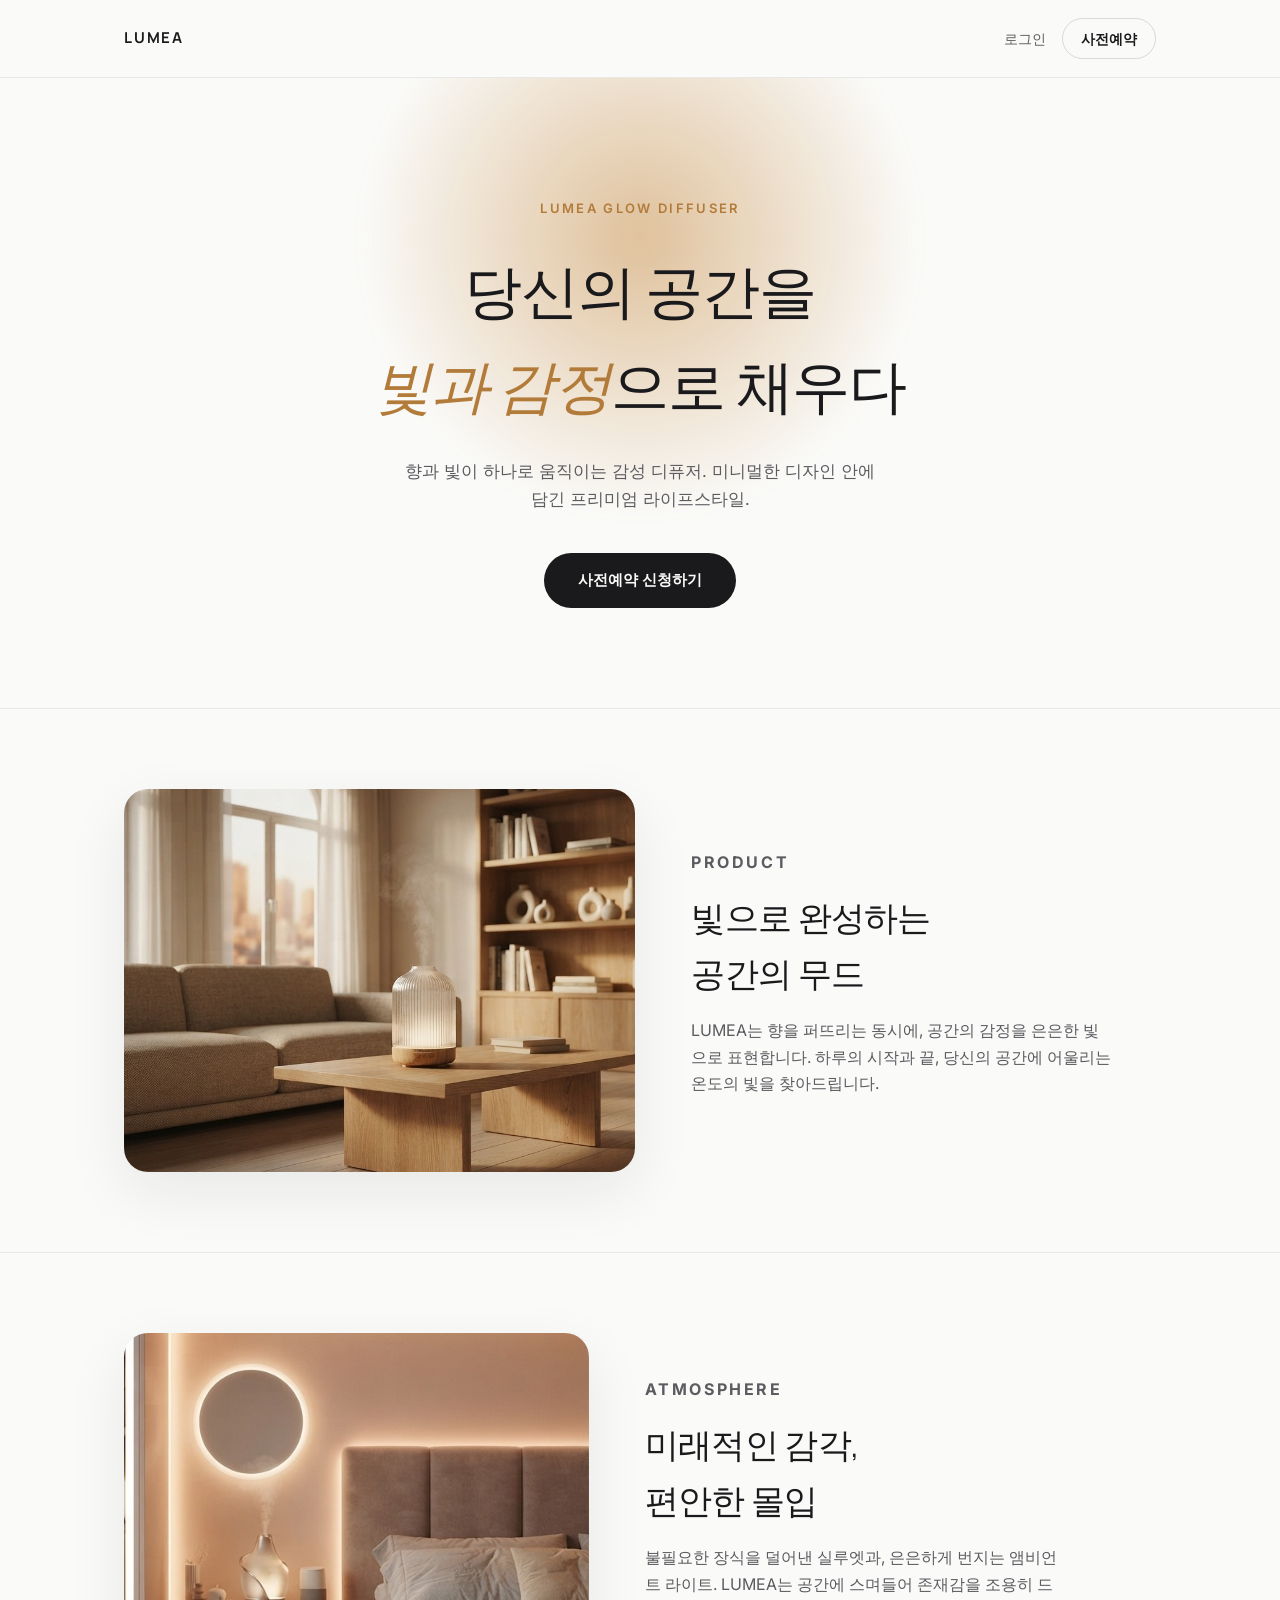
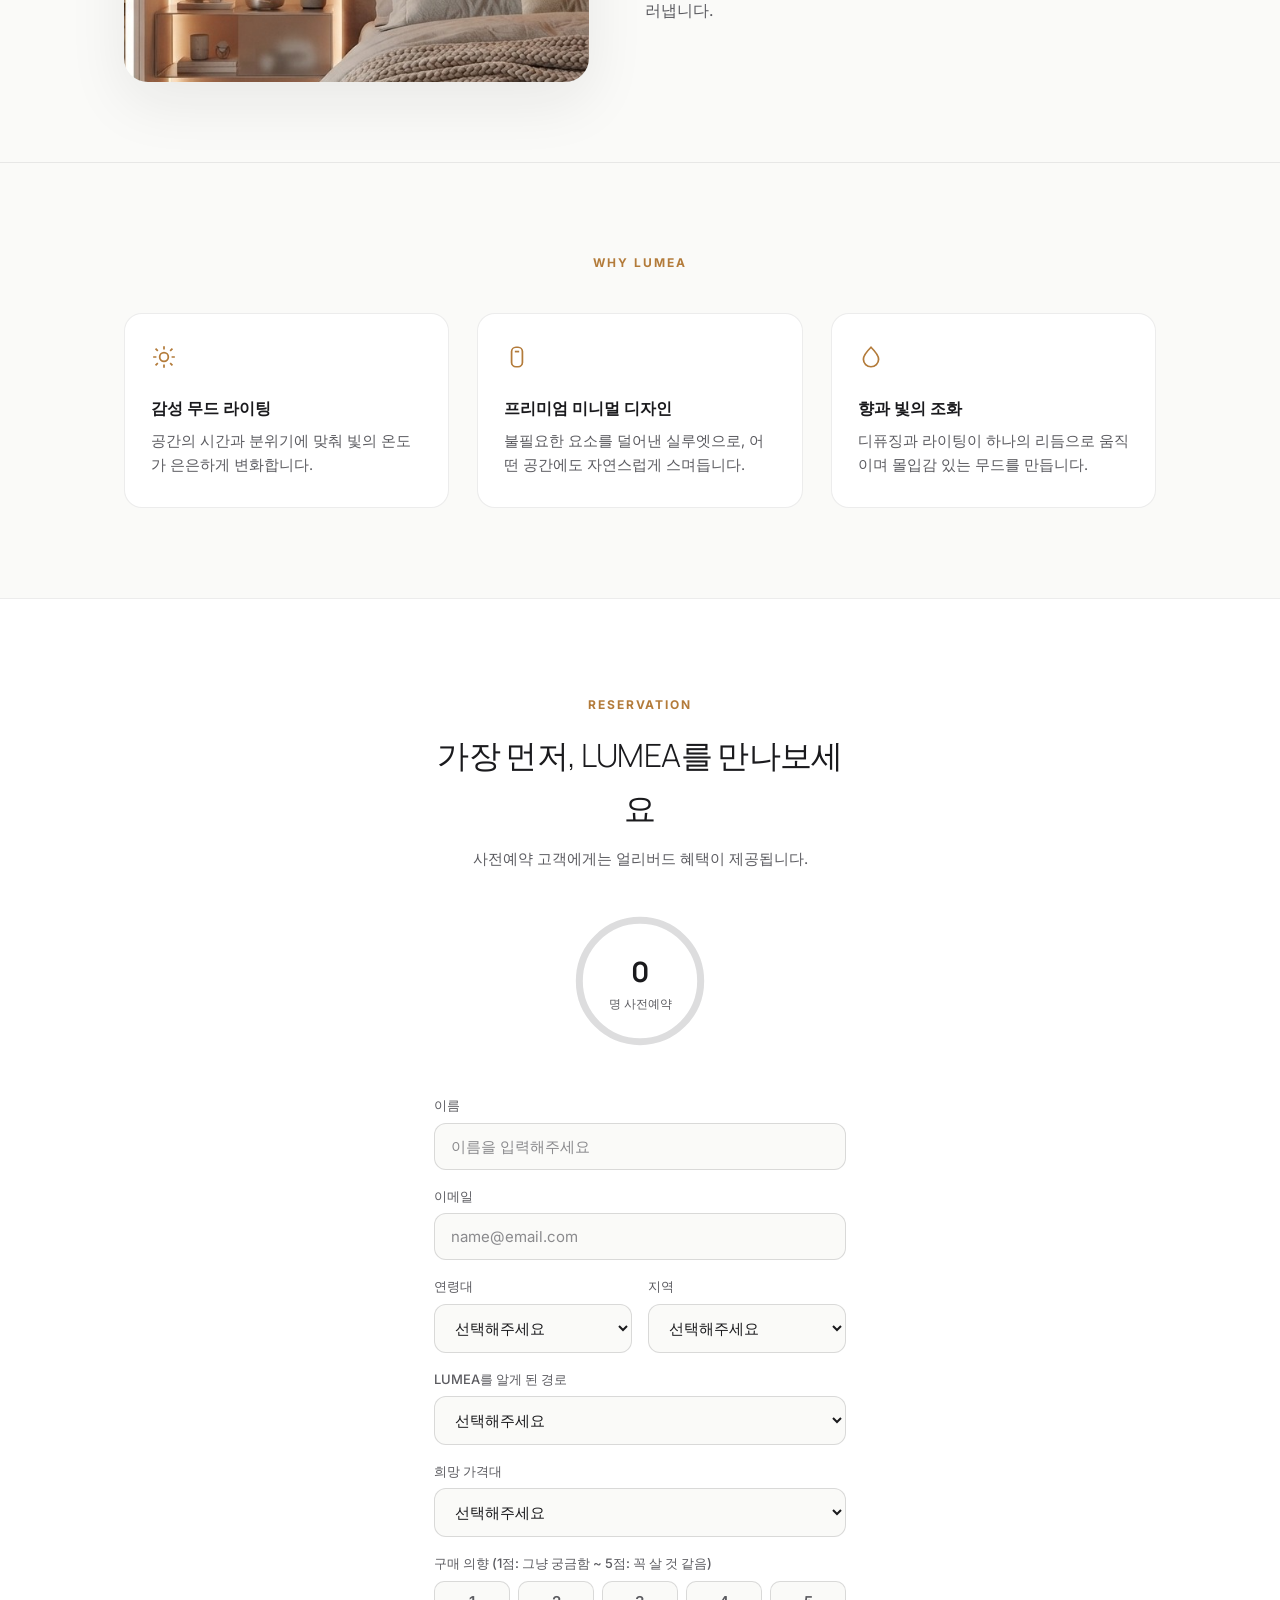
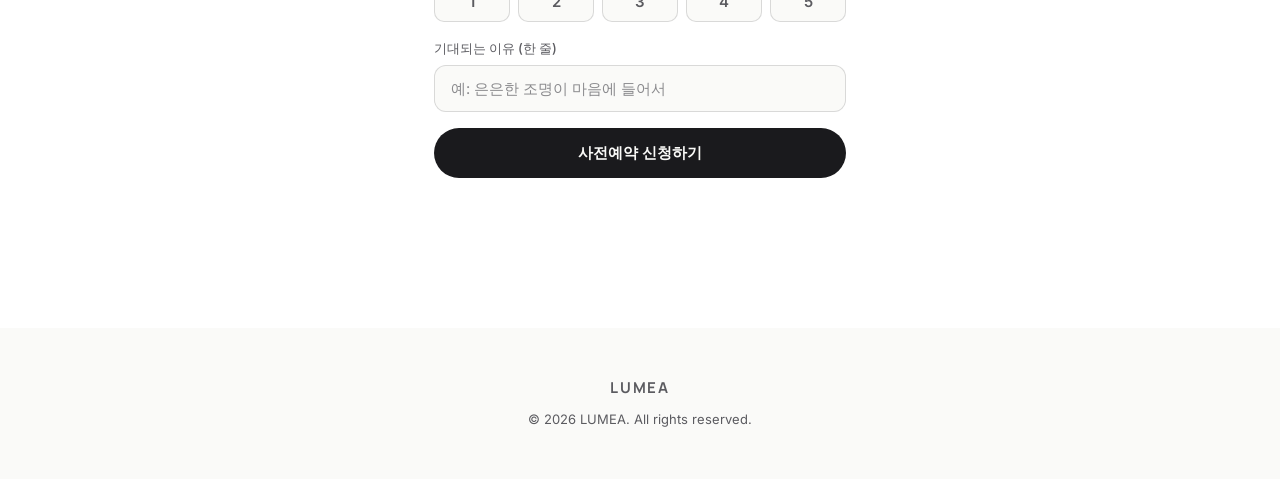
<file: index.html>
<!DOCTYPE html>
<html lang="ko">
<head>
<meta charset="UTF-8">
<meta name="viewport" content="width=device-width, initial-scale=1.0">
<title>LUMEA — Glow Diffuser</title>
<meta name="description" content="당신의 공간을 빛과 감정으로 채우는 감성 디퓨저, LUMEA Glow Diffuser 사전예약">
<link rel="preconnect" href="https://fonts.googleapis.com">
<link rel="preconnect" href="https://fonts.gstatic.com" crossorigin>
<link href="https://fonts.googleapis.com/css2?family=Manrope:wght@200;300;500;700&family=Fraunces:ital,wght@1,400;1,500&family=Inter:wght@400;500;600&display=swap" rel="stylesheet">
<link rel="stylesheet" href="style.css">
</head>
<body>

<nav class="nav">
  <div class="wrap nav-inner">
    <span class="wordmark">LUMEA</span>
    <div style="display:flex;align-items:center;gap:16px;">
      <a href="account.html" style="font-size:14px;color:var(--ink-soft);text-decoration:none;">로그인</a>
      <a href="#reserve" class="nav-cta">사전예약</a>
    </div>
  </div>
</nav>

<header class="hero">
  <div class="glow-orb" aria-hidden="true"></div>
  <div class="wrap hero-inner">
    <p class="eyebrow">LUMEA Glow Diffuser</p>
    <h1>당신의 공간을<br><em>빛과 감정</em>으로 채우다</h1>
    <p class="hero-sub">향과 빛이 하나로 움직이는 감성 디퓨저. 미니멀한 디자인 안에 담긴 프리미엄 라이프스타일.</p>
    <a href="#reserve" class="btn-primary">사전예약 신청하기</a>
  </div>
</header>

<section class="showcase">
  <div class="wrap showcase-grid">
    <div class="showcase-media">
      <img src="hero-1.jpg" alt="따뜻한 조명이 켜진 거실 테이블 위의 LUMEA Glow Diffuser">
    </div>
    <div class="showcase-copy">
      <p class="section-eyebrow">Product</p>
      <h2>빛으로 완성하는<br>공간의 무드</h2>
      <p>LUMEA는 향을 퍼뜨리는 동시에, 공간의 감정을 은은한 빛으로 표현합니다. 하루의 시작과 끝, 당신의 공간에 어울리는 온도의 빛을 찾아드립니다.</p>
    </div>
  </div>
</section>

<section class="showcase showcase--reverse">
  <div class="wrap showcase-grid">
    <div class="showcase-copy">
      <p class="section-eyebrow">Atmosphere</p>
      <h2>미래적인 감각,<br>편안한 몰입</h2>
      <p>불필요한 장식을 덜어낸 실루엣과, 은은하게 번지는 앰비언트 라이트. LUMEA는 공간에 스며들어 존재감을 조용히 드러냅니다.</p>
    </div>
    <div class="showcase-media">
      <img src="hero-2.jpg" alt="은은한 조명이 켜진 침실 협탁 위의 LUMEA Glow Diffuser">
    </div>
  </div>
</section>

<section class="features">
  <div class="wrap">
    <p class="section-eyebrow center">Why LUMEA</p>
    <div class="features-grid">
      <div class="feature">
        <svg width="26" height="26" viewBox="0 0 24 24" fill="none" stroke="currentColor" stroke-width="1.6"><circle cx="12" cy="12" r="4"/><path d="M12 2v3M12 19v3M4.2 4.2l2.1 2.1M17.7 17.7l2.1 2.1M2 12h3M19 12h3M4.2 19.8l2.1-2.1M17.7 6.3l2.1-2.1"/></svg>
        <h3>감성 무드 라이팅</h3>
        <p>공간의 시간과 분위기에 맞춰 빛의 온도가 은은하게 변화합니다.</p>
      </div>
      <div class="feature">
        <svg width="26" height="26" viewBox="0 0 24 24" fill="none" stroke="currentColor" stroke-width="1.6"><rect x="7" y="3" width="10" height="18" rx="4"/><path d="M10 7h4"/></svg>
        <h3>프리미엄 미니멀 디자인</h3>
        <p>불필요한 요소를 덜어낸 실루엣으로, 어떤 공간에도 자연스럽게 스며듭니다.</p>
      </div>
      <div class="feature">
        <svg width="26" height="26" viewBox="0 0 24 24" fill="none" stroke="currentColor" stroke-width="1.6"><path d="M12 3c-4 4-7 7.5-7 11a7 7 0 0014 0c0-3.5-3-7-7-11z"/></svg>
        <h3>향과 빛의 조화</h3>
        <p>디퓨징과 라이팅이 하나의 리듬으로 움직이며 몰입감 있는 무드를 만듭니다.</p>
      </div>
    </div>
  </div>
</section>

<section id="reserve" class="reserve">
  <div class="wrap reserve-inner">
    <p class="section-eyebrow center">Reservation</p>
    <h2 class="center">가장 먼저, LUMEA를 만나보세요</h2>
    <p class="reserve-sub center">사전예약 고객에게는 얼리버드 혜택이 제공됩니다.</p>

    <div class="glow-dial" aria-hidden="true">
      <svg viewBox="0 0 120 120">
        <circle cx="60" cy="60" r="52" class="dial-track"/>
        <circle id="dialProgress" cx="60" cy="60" r="52" class="dial-progress" transform="rotate(-90 60 60)"/>
      </svg>
      <div class="dial-label">
        <strong id="countNum">0</strong>
        <span>명 사전예약</span>
      </div>
    </div>

    <form id="waitlistForm" class="reserve-form">
      <div class="field">
        <label for="name">이름</label>
        <input id="name" name="name" type="text" placeholder="이름을 입력해주세요" required>
      </div>
      <div class="field">
        <label for="email">이메일</label>
        <input id="email" name="email" type="email" placeholder="name@email.com" required>
      </div>
      <div class="field-row">
        <div class="field">
          <label for="ageGroup">연령대</label>
          <select id="ageGroup" name="ageGroup" required>
            <option value="" disabled selected>선택해주세요</option>
            <option value="10대">10대</option>
            <option value="20대">20대</option>
            <option value="30대">30대</option>
            <option value="40대">40대</option>
            <option value="50대 이상">50대 이상</option>
          </select>
        </div>
        <div class="field">
          <label for="region">지역</label>
          <select id="region" name="region" required>
            <option value="" disabled selected>선택해주세요</option>
            <option value="서울">서울</option>
            <option value="경기·인천">경기·인천</option>
            <option value="강원">강원</option>
            <option value="충청">충청</option>
            <option value="전라">전라</option>
            <option value="경상">경상</option>
            <option value="제주">제주</option>
            <option value="해외/기타">해외/기타</option>
          </select>
        </div>
      </div>
      <div class="field">
        <label for="channel">LUMEA를 알게 된 경로</label>
        <select id="channel" name="channel" required>
          <option value="" disabled selected>선택해주세요</option>
          <option value="인스타그램">인스타그램</option>
          <option value="지인 추천">지인 추천</option>
          <option value="검색">검색</option>
          <option value="기타">기타</option>
        </select>
      </div>
      <div class="field">
        <label for="priceRange">희망 가격대</label>
        <select id="priceRange" name="priceRange" required>
          <option value="" disabled selected>선택해주세요</option>
          <option value="3만원대">3만원대</option>
          <option value="5만원대">5만원대</option>
          <option value="7만원대">7만원대</option>
          <option value="10만원 이상">10만원 이상</option>
        </select>
      </div>
      <div class="field">
        <label for="purchaseIntent">구매 의향 (1점: 그냥 궁금함 ~ 5점: 꼭 살 것 같음)</label>
        <div class="intent-scale" id="purchaseIntentGroup">
          <button type="button" class="intent-btn" data-value="1">1</button>
          <button type="button" class="intent-btn" data-value="2">2</button>
          <button type="button" class="intent-btn" data-value="3">3</button>
          <button type="button" class="intent-btn" data-value="4">4</button>
          <button type="button" class="intent-btn" data-value="5">5</button>
        </div>
        <input type="hidden" id="purchaseIntent" required>
      </div>
      <div class="field">
        <label for="reason">기대되는 이유 (한 줄)</label>
        <input id="reason" name="reason" type="text" placeholder="예: 은은한 조명이 마음에 들어서">
      </div>
      <button type="submit" id="submitBtn" class="btn-primary btn-block">사전예약 신청하기</button>
      <p id="formMsg" class="form-msg" role="status" aria-live="polite"></p>
    </form>
  </div>
</section>

<footer class="footer">
  <div class="wrap">
    <span class="wordmark small">LUMEA</span>
    <p>© 2026 LUMEA. All rights reserved.</p>
  </div>
</footer>

<script type="module" src="script.js"></script>
</body>
</html>
</file>
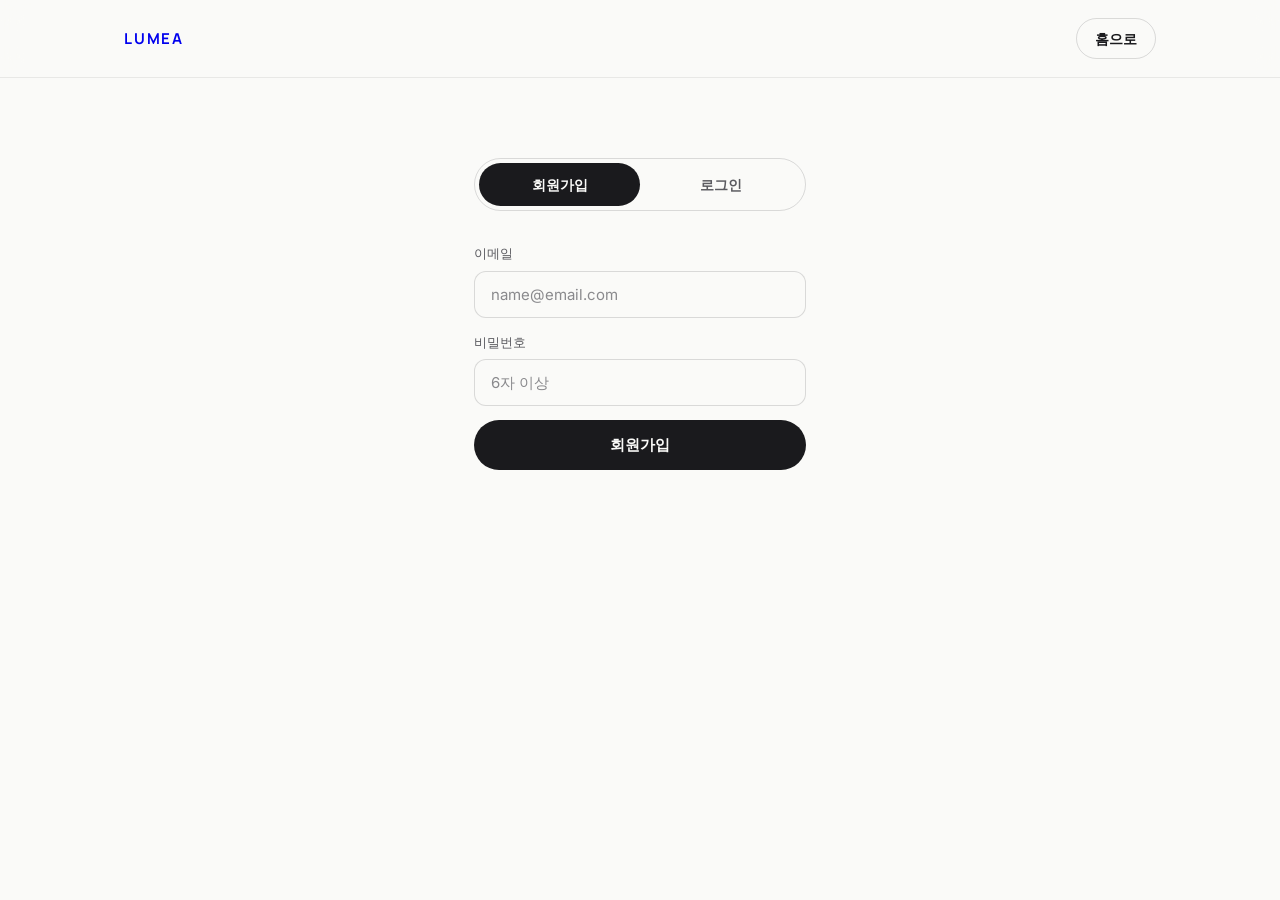
<file: account.html>
<!DOCTYPE html>
<html lang="ko">
<head>
<meta charset="UTF-8">
<meta name="viewport" content="width=device-width, initial-scale=1.0">
<title>LUMEA — 회원가입 · 로그인</title>
<link rel="preconnect" href="https://fonts.googleapis.com">
<link rel="preconnect" href="https://fonts.gstatic.com" crossorigin>
<link href="https://fonts.googleapis.com/css2?family=Manrope:wght@300;500;700&family=Inter:wght@400;500;600&display=swap" rel="stylesheet">
<link rel="stylesheet" href="style.css">
<style>
  .auth-wrap{max-width:380px;margin:80px auto 100px;padding:0 24px;}
  .tabs{display:flex;border:1px solid var(--line-strong);border-radius:999px;padding:4px;margin-bottom:32px;}
  .tab{
    flex:1;text-align:center;padding:10px 0;border-radius:999px;
    font-size:14px;font-weight:600;cursor:pointer;color:var(--ink-soft);
  }
  .tab.active{background:var(--ink);color:var(--bg);}
  .auth-form{display:flex;flex-direction:column;gap:14px;}
  .auth-form.hidden{display:none;}
  .auth-msg{text-align:center;font-size:14px;min-height:20px;margin:4px 0 0;}
  .auth-msg.ok{color:#5FA776;}
  .auth-msg.err{color:#D26B5A;}
  .mypage{max-width:380px;margin:100px auto;padding:0 24px;text-align:center;}
  .mypage .email{font-family:'Manrope',sans-serif;font-weight:700;font-size:20px;margin:10px 0 30px;}
  .hidden{display:none;}
</style>
</head>
<body>

<nav class="nav">
  <div class="wrap nav-inner">
    <a href="index.html" style="text-decoration:none;"><span class="wordmark">LUMEA</span></a>
    <a href="index.html" class="nav-cta">홈으로</a>
  </div>
</nav>

<div id="authSection" class="auth-wrap">
  <div class="tabs">
    <div class="tab active" id="tabSignup">회원가입</div>
    <div class="tab" id="tabLogin">로그인</div>
  </div>

  <form id="signupForm" class="auth-form">
    <div class="field">
      <label for="suEmail">이메일</label>
      <input id="suEmail" type="email" placeholder="name@email.com" required>
    </div>
    <div class="field">
      <label for="suPassword">비밀번호</label>
      <input id="suPassword" type="password" placeholder="6자 이상" minlength="6" required>
    </div>
    <button type="submit" class="btn-primary btn-block">회원가입</button>
    <p id="signupMsg" class="auth-msg" role="status" aria-live="polite"></p>
  </form>

  <form id="loginForm" class="auth-form hidden">
    <div class="field">
      <label for="liEmail">이메일</label>
      <input id="liEmail" type="email" placeholder="name@email.com" required>
    </div>
    <div class="field">
      <label for="liPassword">비밀번호</label>
      <input id="liPassword" type="password" placeholder="비밀번호" required>
    </div>
    <button type="submit" class="btn-primary btn-block">로그인</button>
    <p id="loginMsg" class="auth-msg" role="status" aria-live="polite"></p>
  </form>
</div>

<div id="mypage" class="mypage hidden">
  <p style="color:var(--ink-soft);">환영합니다</p>
  <p class="email" id="userEmail"></p>
  <a href="index.html#reserve" class="btn-primary" style="margin-bottom:14px;display:inline-block;">사전예약 하러 가기</a>
  <div><button id="logoutBtn" class="logout" style="background:none;border:none;color:var(--ink-soft);text-decoration:underline;cursor:pointer;font-size:14px;">로그아웃</button></div>
</div>

<script type="module">
  import { createClient } from 'https://esm.sh/@supabase/supabase-js@2';

  const SUPABASE_URL = 'https://ixyiocarjhkqmytlfgoa.supabase.co';
  const SUPABASE_KEY = 'eyJhbGciOiJIUzI1NiIsInR5cCI6IkpXVCJ9.eyJpc3MiOiJzdXBhYmFzZSIsInJlZiI6Iml4eWlvY2FyamhrcW15dGxmZ29hIiwicm9sZSI6ImFub24iLCJpYXQiOjE3ODMwMjA2NDYsImV4cCI6MjA5ODU5NjY0Nn0.wfTZs3WeYhVC9s8ce7uox7WcmP2NmW1YvlNG7LEUk6E';
  const supabase = createClient(SUPABASE_URL, SUPABASE_KEY);

  const authSection = document.getElementById('authSection');
  const mypage = document.getElementById('mypage');
  const tabSignup = document.getElementById('tabSignup');
  const tabLogin = document.getElementById('tabLogin');
  const signupForm = document.getElementById('signupForm');
  const loginForm = document.getElementById('loginForm');

  tabSignup.addEventListener('click', () => {
    tabSignup.classList.add('active');
    tabLogin.classList.remove('active');
    signupForm.classList.remove('hidden');
    loginForm.classList.add('hidden');
  });
  tabLogin.addEventListener('click', () => {
    tabLogin.classList.add('active');
    tabSignup.classList.remove('active');
    loginForm.classList.remove('hidden');
    signupForm.classList.add('hidden');
  });

  signupForm.addEventListener('submit', async (e) => {
    e.preventDefault();
    const msg = document.getElementById('signupMsg');
    msg.textContent = '';
    msg.className = 'auth-msg';

    const email = document.getElementById('suEmail').value.trim();
    const password = document.getElementById('suPassword').value;

    const { error } = await supabase.auth.signUp({ email, password });

    if (error) {
      msg.textContent = error.message.includes('already registered')
        ? '이미 가입된 이메일이에요.'
        : '회원가입 중 문제가 생겼어요: ' + error.message;
      msg.classList.add('err');
      return;
    }
    msg.textContent = '가입 완료! 로그인 탭에서 로그인해주세요.';
    msg.classList.add('ok');
    signupForm.reset();
  });

  loginForm.addEventListener('submit', async (e) => {
    e.preventDefault();
    const msg = document.getElementById('loginMsg');
    msg.textContent = '';
    msg.className = 'auth-msg';

    const email = document.getElementById('liEmail').value.trim();
    const password = document.getElementById('liPassword').value;

    const { data, error } = await supabase.auth.signInWithPassword({ email, password });

    if (error) {
      msg.textContent = '이메일 또는 비밀번호가 올바르지 않아요.';
      msg.classList.add('err');
      return;
    }
    showMypage(data.user.email);
  });

  document.getElementById('logoutBtn').addEventListener('click', async () => {
    await supabase.auth.signOut();
    mypage.classList.add('hidden');
    authSection.classList.remove('hidden');
  });

  function showMypage(email){
    document.getElementById('userEmail').textContent = email;
    authSection.classList.add('hidden');
    mypage.classList.remove('hidden');
  }

  // 이미 로그인되어 있는 상태로 페이지에 들어온 경우 자동으로 마이페이지 표시
  supabase.auth.getSession().then(({ data }) => {
    if (data.session) showMypage(data.session.user.email);
  });
</script>

</body>
</html>
</file>
<file: style.css>
:root{
  --bg:#FAFAF8;
  --bg-elevated:#FFFFFF;
  --ink:#1A1A1D;
  --ink-soft:#5B5B60;
  --accent:#C9924E;
  --accent-strong:#B37B3A;
  --line: rgba(20,20,22,0.08);
  --line-strong: rgba(20,20,22,0.14);
  --shadow: 0 20px 60px rgba(20,20,22,0.08);
}

@media (prefers-color-scheme: dark){
  :root{
    --bg:#0B0B0D;
    --bg-elevated:#17171A;
    --ink:#F5F3EE;
    --ink-soft:#A6A5A1;
    --accent:#F2C879;
    --accent-strong:#E0B466;
    --line: rgba(255,255,255,0.09);
    --line-strong: rgba(255,255,255,0.16);
    --shadow: 0 20px 60px rgba(0,0,0,0.45);
  }
}

*{box-sizing:border-box;}
html{scroll-behavior:smooth;}
body{
  margin:0;
  background:var(--bg);
  color:var(--ink);
  font-family:'Inter', -apple-system, BlinkMacSystemFont, sans-serif;
  line-height:1.65;
  -webkit-font-smoothing:antialiased;
}
.wrap{max-width:1080px;margin:0 auto;padding:0 24px;}

h1,h2{
  font-family:'Manrope', sans-serif;
  font-weight:300;
  letter-spacing:-0.02em;
  margin:0;
}
em{
  font-family:'Fraunces', serif;
  font-style:italic;
  font-weight:400;
  color:var(--accent-strong);
}

/* Nav */
.nav{
  position:sticky;top:0;z-index:10;
  backdrop-filter: blur(14px);
  background: color-mix(in srgb, var(--bg) 78%, transparent);
  border-bottom:1px solid var(--line);
}
.nav-inner{
  display:flex;align-items:center;justify-content:space-between;
  padding:18px 24px;
}
.wordmark{
  font-family:'Manrope', sans-serif;
  font-weight:700;
  letter-spacing:0.12em;
  font-size:15px;
}
.wordmark.small{display:block;margin-bottom:8px;}
.nav-cta{
  font-size:14px;
  font-weight:600;
  color:var(--ink);
  text-decoration:none;
  border:1px solid var(--line-strong);
  padding:8px 18px;
  border-radius:999px;
}
.nav-cta:hover{border-color:var(--accent);}

/* Hero */
.hero{
  position:relative;
  overflow:hidden;
  padding:120px 24px 100px;
  text-align:center;
}
.glow-orb{
  position:absolute;
  top:-120px; left:50%;
  transform:translateX(-50%);
  width:560px;height:560px;
  border-radius:50%;
  background: radial-gradient(circle, color-mix(in srgb, var(--accent) 55%, transparent) 0%, transparent 70%);
  filter:blur(10px);
  animation: pulse 6s ease-in-out infinite;
  pointer-events:none;
}
@keyframes pulse{
  0%,100%{opacity:0.55; transform:translateX(-50%) scale(1);}
  50%{opacity:0.85; transform:translateX(-50%) scale(1.08);}
}
@media (prefers-reduced-motion: reduce){
  .glow-orb{animation:none;}
}
.hero-inner{position:relative;z-index:1;}
.eyebrow{
  font-size:13px;
  letter-spacing:0.18em;
  text-transform:uppercase;
  color:var(--accent-strong);
  font-weight:600;
  margin:0 0 22px;
}
.hero h1{
  font-size:clamp(34px, 5.5vw, 58px);
  margin:0 0 22px;
}
.hero-sub{
  max-width:480px;
  margin:0 auto 40px;
  color:var(--ink-soft);
  font-size:17px;
}

.btn-primary{
  display:inline-block;
  background:var(--ink);
  color:var(--bg);
  border:none;
  padding:15px 34px;
  border-radius:999px;
  font-size:15px;
  font-weight:600;
  font-family:'Inter', sans-serif;
  text-decoration:none;
  cursor:pointer;
  transition:transform 0.18s ease, opacity 0.18s ease;
}
.btn-primary:hover{transform:translateY(-2px); opacity:0.9;}
.btn-primary:focus-visible{outline:3px solid var(--accent); outline-offset:3px;}
.btn-block{width:100%;text-align:center;border:none;}

/* Showcase */
.showcase{padding:80px 24px; border-top:1px solid var(--line);}
.showcase-grid{
  display:grid;
  grid-template-columns:1.1fr 1fr;
  gap:56px;
  align-items:center;
}
.showcase--reverse .showcase-grid{grid-template-columns:1fr 1.1fr;}
.showcase--reverse .showcase-copy{order:2;}
.showcase--reverse .showcase-media{order:1;}
.showcase-media{
  border-radius:24px;
  overflow:hidden;
  aspect-ratio:4/3;
  box-shadow:var(--shadow);
}
.showcase-media img{
  width:100%;
  height:100%;
  object-fit:cover;
  display:block;
}
.section-eyebrow{
  font-size:12px;
  letter-spacing:0.16em;
  text-transform:uppercase;
  color:var(--accent-strong);
  font-weight:700;
  margin:0 0 14px;
}
.section-eyebrow.center{text-align:center;}
.showcase-copy h2{font-size:clamp(24px,3vw,34px); margin-bottom:16px;}
.showcase-copy p{color:var(--ink-soft); font-size:16px; max-width:420px;}

/* Features */
.features{padding:90px 24px; border-top:1px solid var(--line);}
.features h2, .features .center{text-align:center;}
.features-grid{
  margin-top:40px;
  display:grid;
  grid-template-columns:repeat(auto-fit, minmax(220px,1fr));
  gap:28px;
}
.feature{
  background:var(--bg-elevated);
  border:1px solid var(--line);
  border-radius:18px;
  padding:30px 26px;
  color:var(--accent-strong);
}
.feature h3{
  font-family:'Inter', sans-serif;
  color:var(--ink);
  font-size:16px;
  font-weight:600;
  margin:18px 0 8px;
}
.feature p{
  color:var(--ink-soft);
  font-size:14.5px;
  margin:0;
}

/* Reserve */
.reserve{
  padding:96px 24px 110px;
  border-top:1px solid var(--line);
  background:var(--bg-elevated);
}
.reserve-inner{max-width:460px;}
.center{text-align:center;}
.reserve h2{font-size:clamp(24px,3vw,32px); margin:0 0 12px;}
.reserve-sub{color:var(--ink-soft); font-size:15px; margin:0 0 40px;}

.glow-dial{
  position:relative;
  width:140px;height:140px;
  margin:0 auto 44px;
}
.glow-dial svg{width:100%;height:100%;}
.dial-track{fill:none; stroke:var(--line-strong); stroke-width:6;}
.dial-progress{
  fill:none;
  stroke:var(--accent);
  stroke-width:6;
  stroke-linecap:round;
  stroke-dasharray:326.7;
  stroke-dashoffset:326.7;
  transition:stroke-dashoffset 0.6s ease;
}
.dial-label{
  position:absolute; inset:0;
  display:flex; flex-direction:column;
  align-items:center; justify-content:center;
}
.dial-label strong{font-family:'Manrope',sans-serif; font-size:28px; font-weight:700;}
.dial-label span{font-size:12px; color:var(--ink-soft);}

.reserve-form{display:flex; flex-direction:column; gap:16px;}
.field{display:flex; flex-direction:column; gap:6px;}
.field-row{display:grid; grid-template-columns:1fr 1fr; gap:16px;}
label{font-size:13px; color:var(--ink-soft); font-weight:500;}
input, select{
  padding:13px 16px;
  border-radius:12px;
  border:1px solid var(--line-strong);
  background:var(--bg);
  color:var(--ink);
  font-family:'Inter', sans-serif;
  font-size:15px;
}
select{appearance:auto;}
input::placeholder{color:var(--ink-soft); opacity:0.7;}
input:focus, select:focus{outline:2px solid var(--accent); outline-offset:1px;}

.intent-scale{display:flex; gap:8px;}
.intent-btn{
  flex:1;
  padding:10px 0;
  border-radius:10px;
  border:1px solid var(--line-strong);
  background:var(--bg);
  color:var(--ink-soft);
  font-family:'Inter', sans-serif;
  font-size:15px;
  font-weight:600;
  cursor:pointer;
}
.intent-btn:hover{border-color:var(--accent);}
.intent-btn.selected{
  background:var(--accent);
  border-color:var(--accent);
  color:#241505;
}
.form-msg{
  text-align:center;
  font-size:14px;
  min-height:20px;
  margin:4px 0 0;
}
.form-msg.ok{color:#5FA776;}
.form-msg.err{color:#D26B5A;}

/* Footer */
.footer{
  padding:48px 24px;
  text-align:center;
  color:var(--ink-soft);
  font-size:13px;
}
.footer p{margin:0;}

/* Responsive */
@media (max-width: 480px){
  .field-row{grid-template-columns:1fr;}
}

@media (max-width: 760px){
  .showcase-grid,
  .showcase--reverse .showcase-grid{
    grid-template-columns:1fr;
  }
  .showcase--reverse .showcase-copy{order:1;}
  .showcase--reverse .showcase-media{order:2;}
  .showcase-copy p{max-width:none;}
}
</file>
